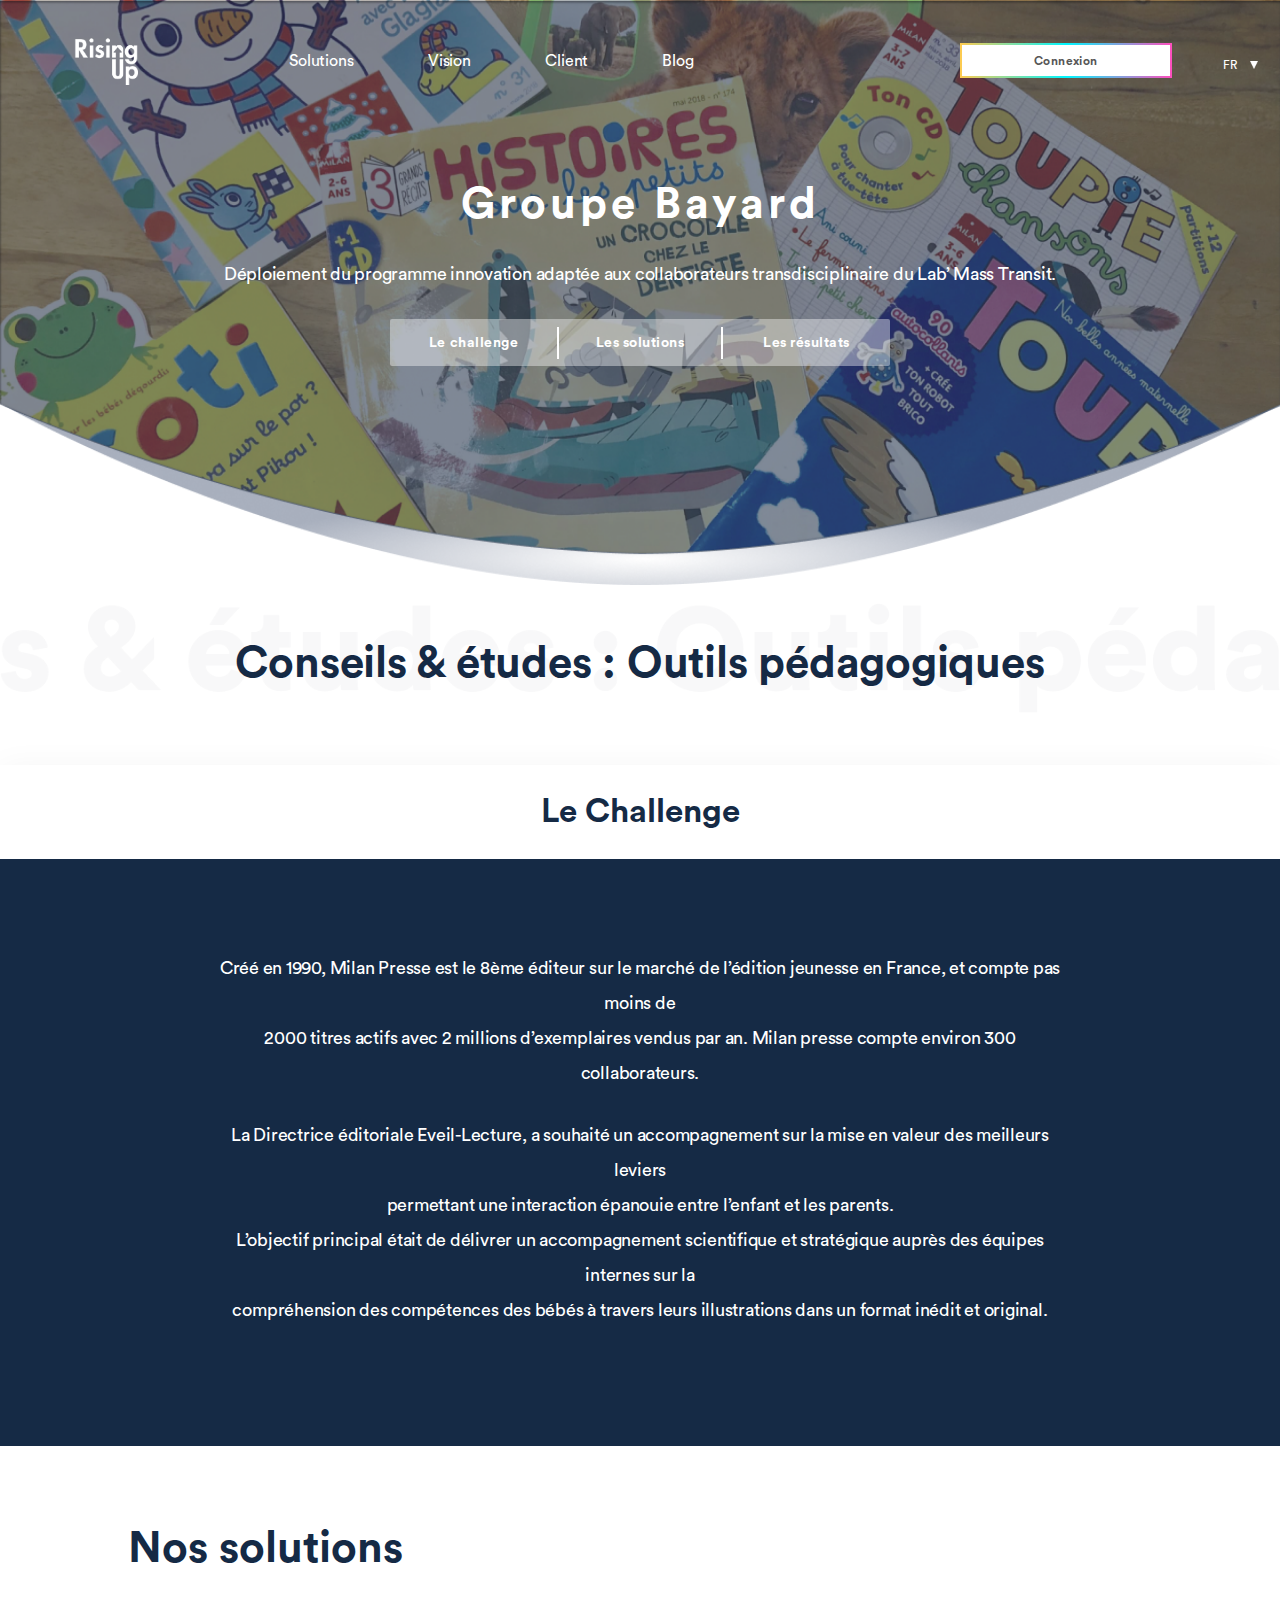
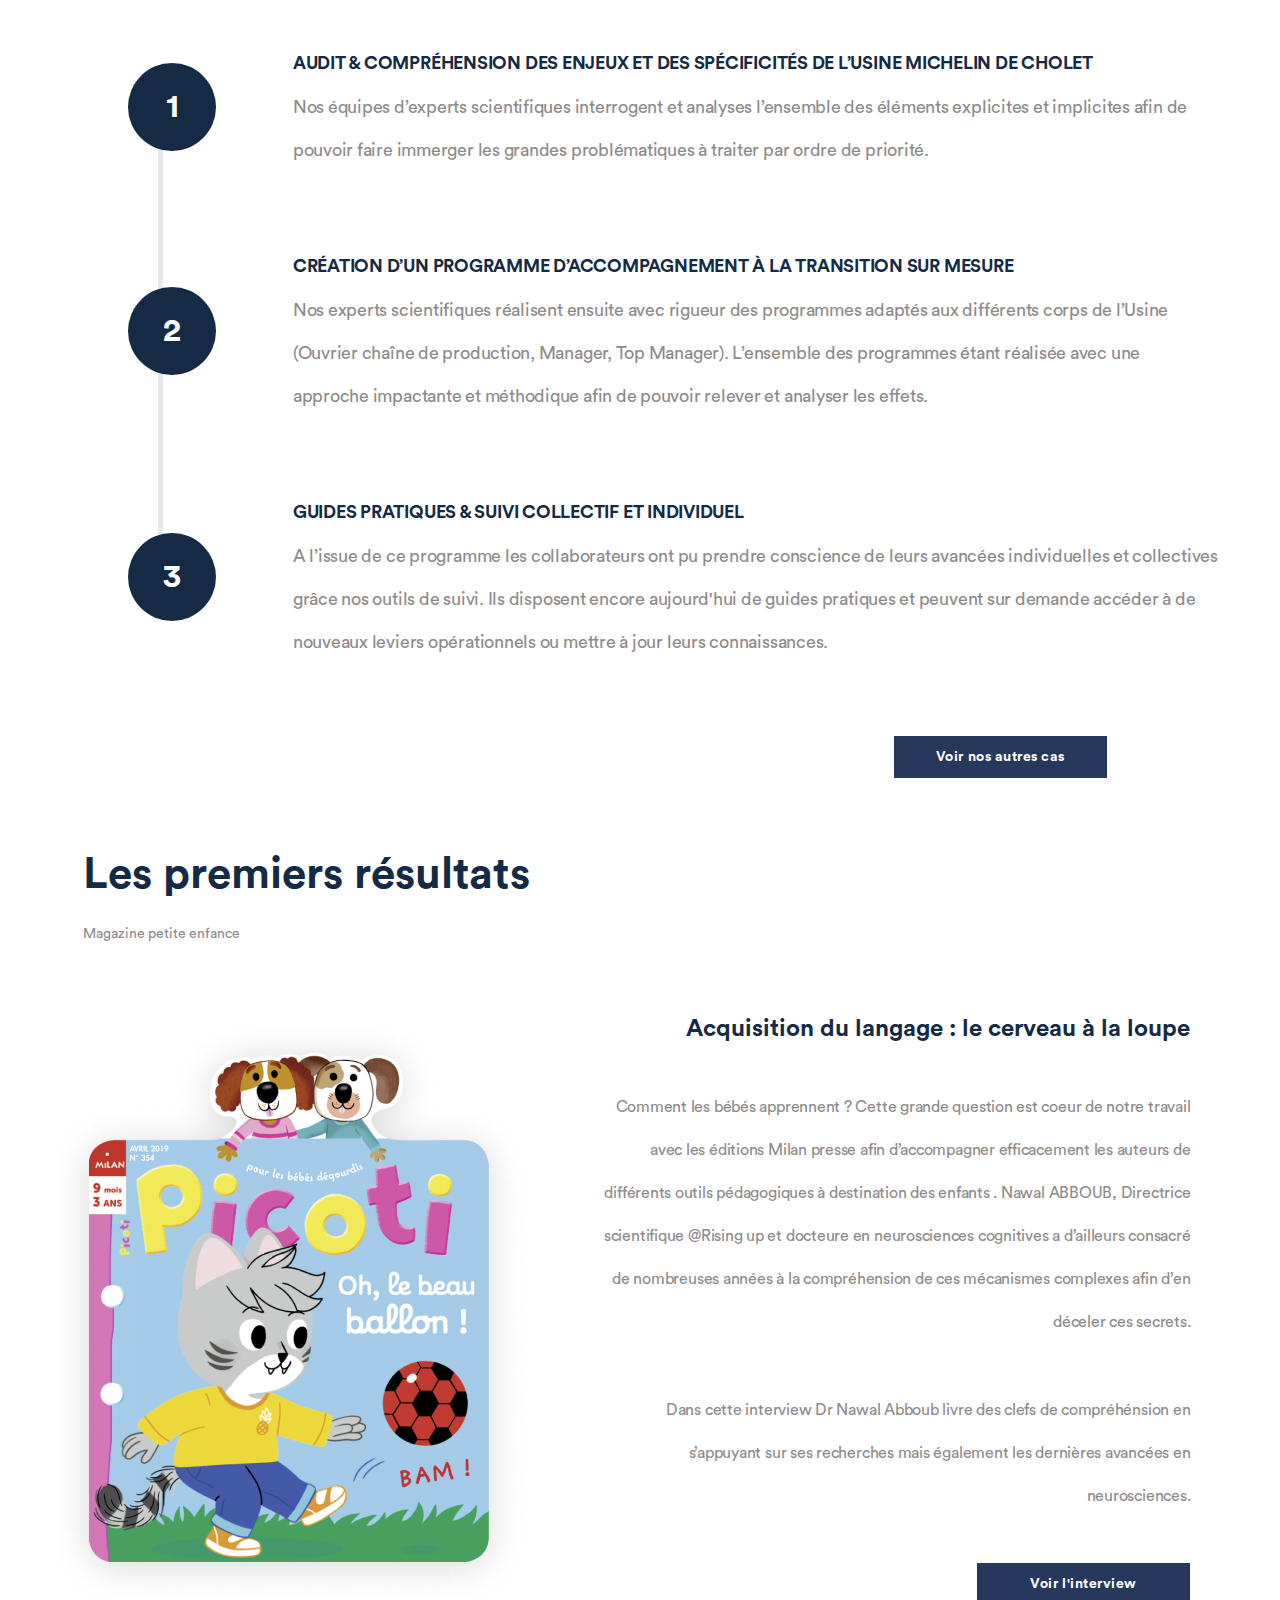
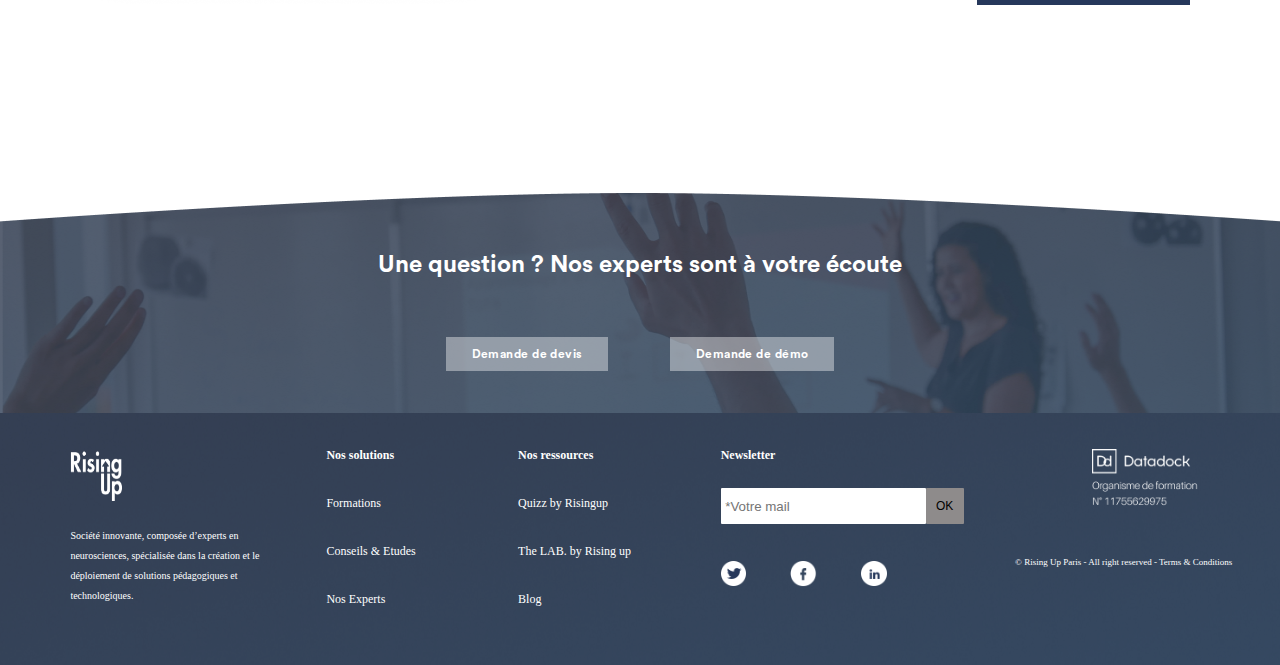
<file: bayard.html>
<!DOCTYPE html>
<html lang="en">
<head>
    <meta charset="UTF-8">
    <meta name="viewport" content="width=device-width, initial-scale=1.0">
    <meta http-equiv="X-UA-Compatible" content="ie=edge">
    <link rel="stylesheet" href="./src/css/styles.css">
    <script defer src="./src/js/script.js" type="text/javascript"></script>
    <link rel="stylesheet" href="./src/css/style-casclient.css">
    <link rel="stylesheet" href="./src/css/reset.css">
    <link rel="stylesheet" href="./src/css/fonts.css">
    <title>Document</title>
</head>
<body>
    <header class="bayard__header">
        <nav class="vision__nav">
            <div class="nav__one">
                <img class="vision__logo"src="./assets/img/Logo_white.png" alt="logo Rising up">
                <li>Solutions</li>
                <li>Vision</li>
                <li>Client</li>
                <li>Blog</li>
            </div>
            <div class="nav__two">
                <li class="two__connexion">Connexion</li>
                <div class="language">
                    <li class="two__language">FR</li>
                    <img class="two__triangle" src="./assets/img/Triangle.png" alt="triangle">
                </div>
            </div>
        </nav>
        <div class="michelin__container">
            <h1 class="michelin__header__title">Groupe Bayard</h1>
            <p class="michelin__header__text"> Déploiement du programme innovation adaptée aux collaborateurs transdisciplinaire du Lab’ Mass Transit.</p>
            <div class="michelin__header__table">
                <p onclick="myScrollTo('challenge');" class="table__text">Le challenge</p>
                <p onclick="myScrollTo('solutions');" class="table__challenge">Les solutions</p>
                <p onclick="myScrollTo('resultats');" class="table__text">Les résultats</p>
            </div>
        </div>
    </header>
    <main>
        <div class="michelin__statistics">
            <h2 class="statistics__title">Conseils & études : Outils pédagogiques</h2>
            <img class="bayard__statistics__absolute" src="./assets/img/text-bayard.png" alt="Conseils & études : Outils pédagogiques">
        </div>
        <div id="challenge" class="michelin__challenge">
            <div class="challenge__title">
                <h2>Le Challenge</h2>
            </div>
            <div class="challenge__container">
                <div class="container__text">
                    <p>Créé en 1990, Milan Presse est le 8ème éditeur sur le marché de l’édition jeunesse en France, et compte pas moins de</p>
                    <p>2000 titres actifs avec 2 millions d’exemplaires vendus par an. Milan presse compte environ 300 collaborateurs.</p>
                </div>
                <div class="container__text">
                    <p>La Directrice éditoriale Eveil-Lecture, a souhaité un accompagnement sur la mise en valeur des meilleurs leviers </p>
                    <p>permettant une interaction épanouie entre l’enfant et les parents.</p>
                    <p>L’objectif principal était de délivrer un accompagnement scientifique et stratégique auprès des équipes internes sur la</p>
                    <p>compréhension des compétences des bébés à travers leurs illustrations dans un format inédit et original. </p>
                </div>
            </div>
        </div>
        <div id="solutions" class="bayard__solutions">
            <h2 class="solutions__title">Nos solutions</h2>
            <div class="solutions__container">
                <div data-aos="zoom-in" class="solutions__cercle">1</div>
                <div class="solutions__container__text">
                    <h3 data-aos="fade-up" data-aos-delay="500" class="solutions__subtitle">Audit & Compréhension des enjeux et des spécificités de l’Usine Michelin de Cholet</h3>
                    <div data-aos="fade-up" data-aos-delay="500" class="solutions__text">
                        <p>Nos équipes d’experts scientifiques interrogent et analyses l’ensemble des éléments explicites et implicites afin de</p>
                        <p>pouvoir faire immerger les grandes problématiques à traiter par ordre de priorité.</p>
                    </div>
                </div>
            </div>
            <div data-aos="flip-down" data-aos-delay="750" data-aos-offset="300" class="bayard__solutions__trait--one"></div>
            <div class="solutions__container">
                <div data-aos="zoom-in" data-aos-delay="1000" class="solutions__cercle">2</div>
                <div class="solutions__container__text">
                    <h3 data-aos="fade-up" data-aos-delay="1500" class="solutions__subtitle">Création d’un programme d’accompagnement à la transition sur mesure </h3>
                    <div data-aos="fade-up" data-aos-delay="1500" class="solutions__text">
                        <p>Nos experts scientifiques réalisent ensuite avec rigueur des programmes adaptés aux différents corps de l’Usine</p>
                        <p>(Ouvrier chaîne de production, Manager, Top Manager). L’ensemble des programmes étant réalisée avec une</p>
                        <p>approche impactante et méthodique afin de pouvoir relever et analyser les effets.</p>
                    </div>
                </div>
            </div>
            <div data-aos="flip-down" data-aos-delay="1750" data-aos-offset="300" class="bayard__solutions__trait--two"></div>
            <div class="solutions__container">
                <div data-aos="zoom-in" data-aos-delay="2000" class="solutions__cercle">3</div>
                <div class="solutions__container__text">
                    <h3 data-aos="fade-up" data-aos-delay="2250" class="solutions__subtitle">Guides pratiques & Suivi collectif et individuel</h3>
                    <div data-aos="fade-up" data-aos-delay="2250" class="solutions__text">
                        <p>A l’issue de ce programme les collaborateurs ont pu prendre conscience de leurs avancées individuelles et collectives</p>
                        <p>grâce nos outils de suivi. Ils disposent encore aujourd'hui de guides pratiques et peuvent sur demande accéder à de</p>
                        <p>nouveaux leviers opérationnels ou mettre à jour leurs connaissances.</p>
                    </div>
                </div>
            </div>
            <div class="solutions__button--solution">
                <p>Voir nos autres cas</p>
            </div>
        </div>
        <section id="resultats" class="bayard__article">
            <div class="article__left">
                <div class="left__container">
                    <h2 class="left__title">Les premiers résultats</h2>
                    <p class="left__subtitle">Magazine petite enfance</p>
                </div>
            </div>
            <div class="bayard__article__describe">
                <div class="describe__picture">
                    <img class="picture__enfance"src="./assets/img/picture.png" alt="magazine petite enfance">
                </div>
                <div class="bayard__describle__text">
                    <h3 class="bayard__describe__title">Acquisition du langage : le cerveau à la loupe</h3>
                    <p class="bayard__describe__text">Comment les bébés apprennent ?  Cette grande question est coeur de notre travail avec les éditions Milan presse afin d’accompagner efficacement les auteurs de différents outils pédagogiques à destination des enfants . Nawal ABBOUB, Directrice scientifique @Rising up et docteure en neurosciences cognitives a d’ailleurs consacré de nombreuses années à la compréhension de ces mécanismes complexes afin d’en déceler ces secrets.</p>
                    <p class="bayard__describe__text">Dans cette interview Dr Nawal Abboub livre des clefs de compréhénsion en s’appuyant sur ses recherches mais également les dernières avancées en neurosciences.</p>
                    <div class="solutions__button">
                        <p>Voir l'interview</p>
                    </div>
                </div>
            </div>
        </section>
        <footer class="footer">
            <div class="footer__ask">
                <p class="ask__text">Une question ? Nos experts sont à votre écoute</p>
                <div class="footer__buttons">
                    <div class="footer__button">
                        <p class="button__text">Demande de devis</p>
                    </div>
                    <div class="footer__button">
                        <p class="button__text">Demande de démo</p>
                    </div>
                </div>
            </div>
            <footer class="articles__footer">
					<div class="footer__risingUp">
					  <img src="./assets/img/logowhite.png" alt="" class="footer__logo">
					  <p class="footer__risingUp__text">Société innovante, composée d’experts en neurosciences, spécialisée dans la création et le déploiement de solutions pédagogiques et technologiques.</p>
					</div>
					<div class="footer__solutions">
					  <p class="footer__solution--bold">Nos solutions</p>
					  <p class="footer__solution--light">Formations</p>
					  <p class="footer__solution--light">Conseils & Etudes</p>
					  <p class="footer__solution--light">Nos Experts</p>
					</div>
					<div class="footer__ressources">
					  <p class="footer__solution--bold">Nos ressources</p>
					  <p class="footer__solution--light">Quizz by Risingup</p>
					  <p class="footer__solution--light">The LAB. by Rising up</p>
					  <p class="footer__solution--light">Blog</p>
					</div>
					<div class="footer__newsletter">
					  <p class="footer__solution--bold">Newsletter</p>
					  <label for="footer__input"></label>
					  <input type="search" name="footer__input" placeholder="*Votre mail" class="footer__input" id="footer__input">
					  <button class="footer__input__button">OK</button>
					  <div class="footer__socials">
						<img src="./assets/img/footer-twitter.png" alt="" class="footer__social">
						<img src="./assets/img/footer-facebook.png" alt="" class="footer__social--facebook">
						<img src="./assets/img/footer-linkedin.png" alt="" class="footer__social">
					  </div>
					</div>
					<div class="footer__datas">
					  <img src="./assets/img/footer-datadock.png" alt="" class="footer__data__picture">
					  <p class="footer__data__text">© Rising Up Paris - All right reserved - Terms & Conditions</p>
					</div>
			</footer>
        </footer>
    </main>
    <script src="https://unpkg.com/aos@next/dist/aos.js"></script>
    <script>
      AOS . init ();
    </script>
</body>
</html>
</file>
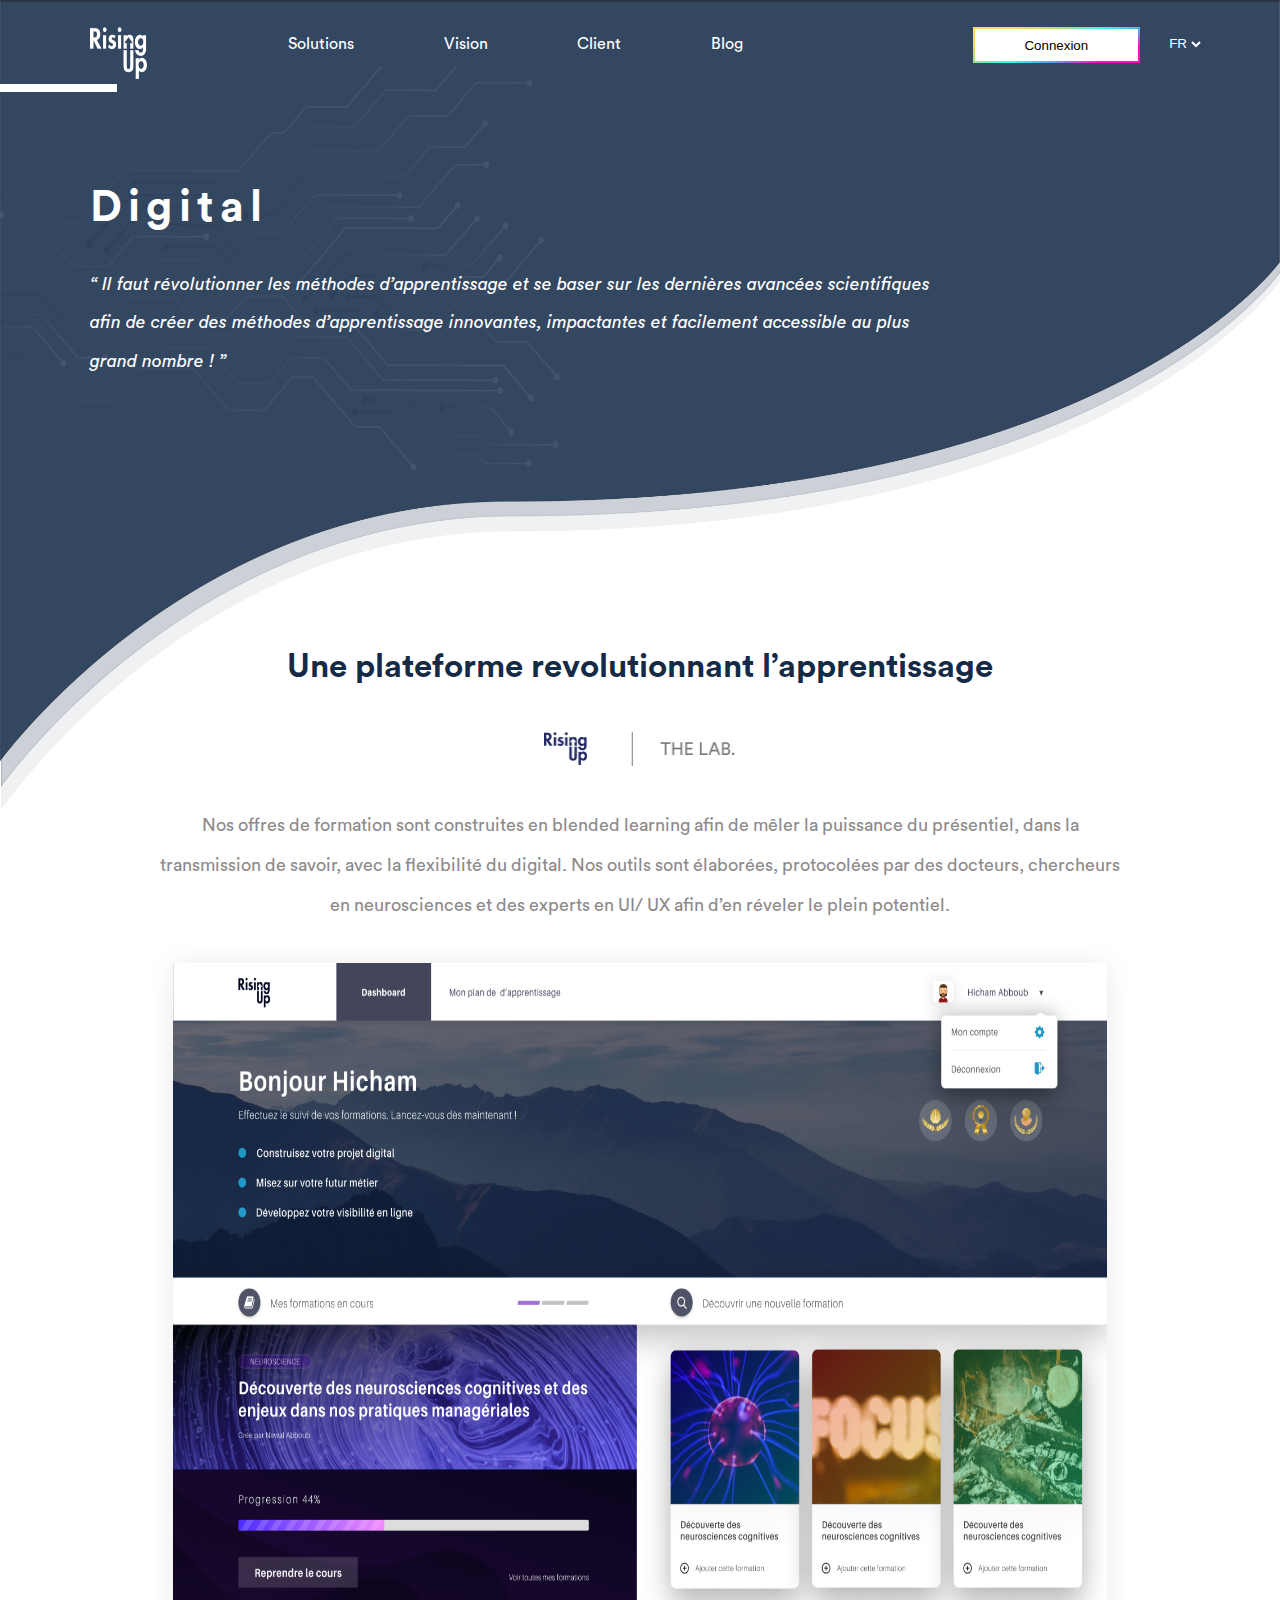
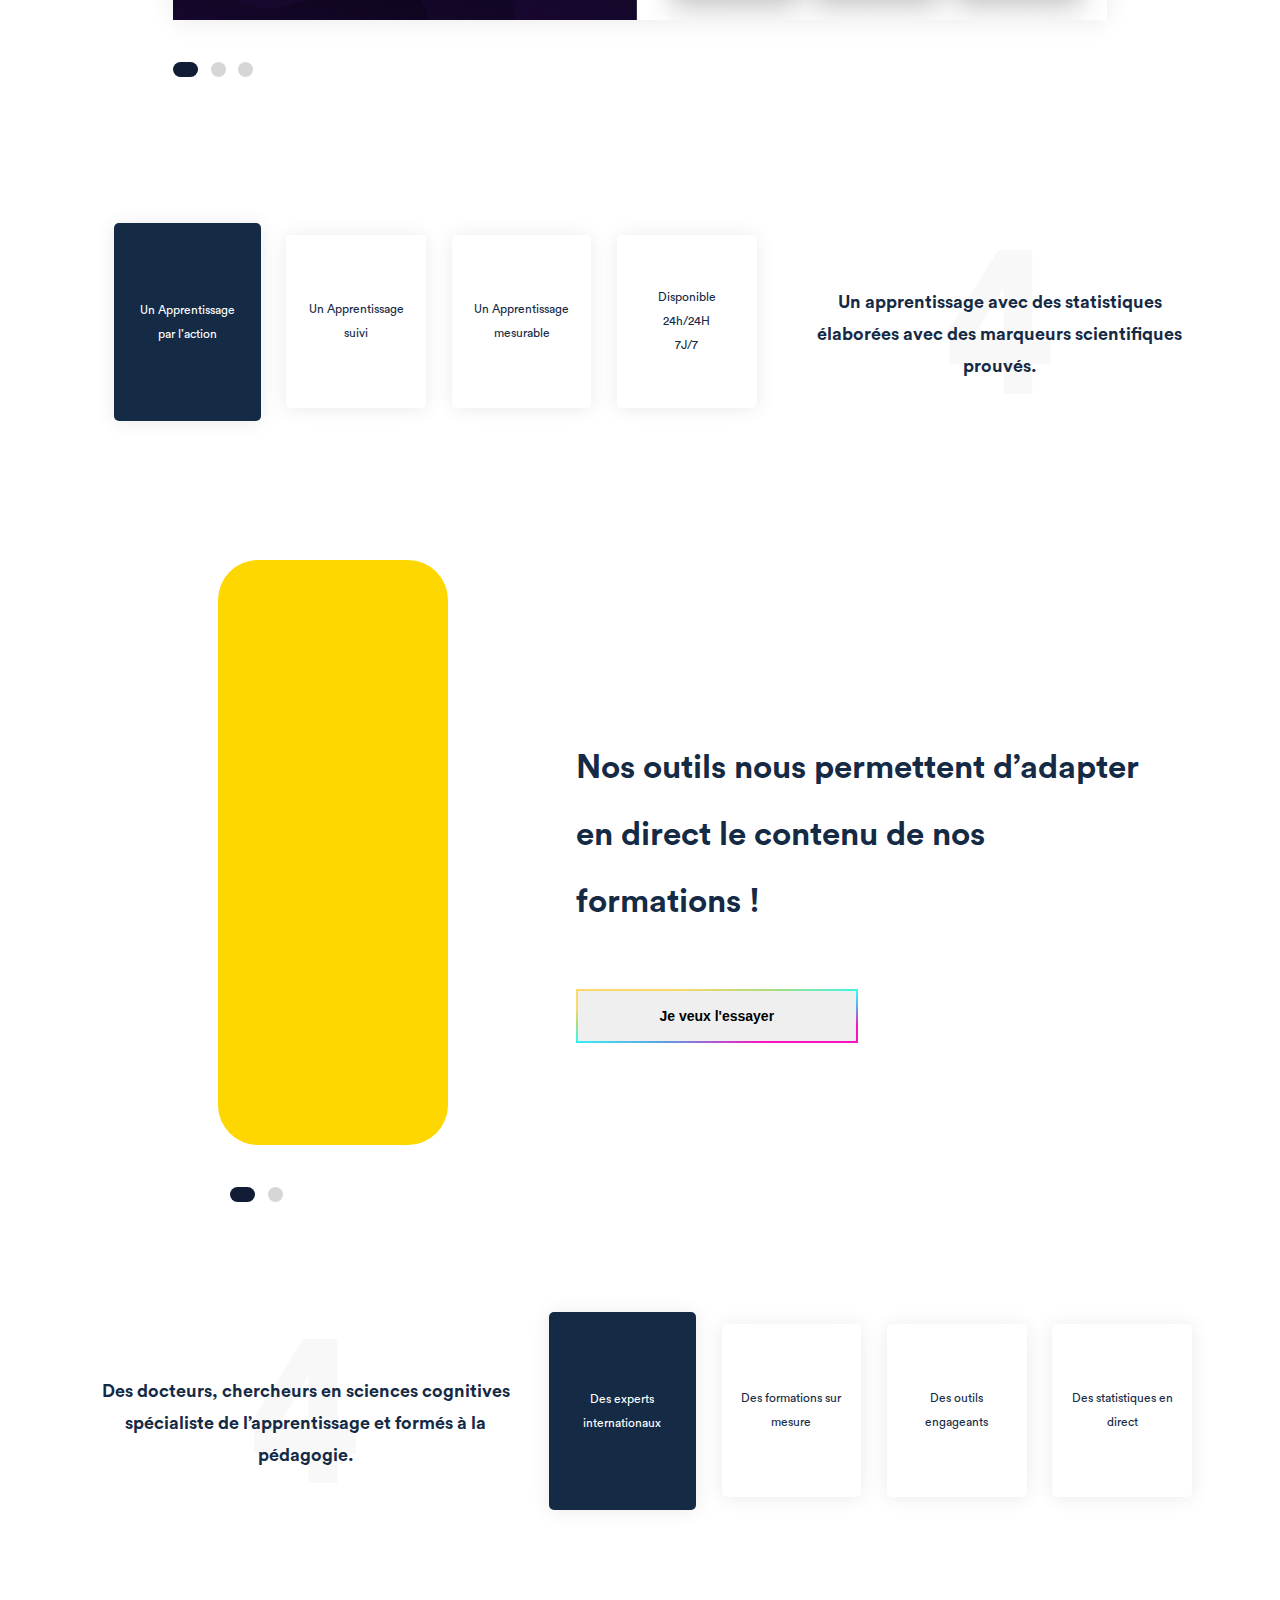
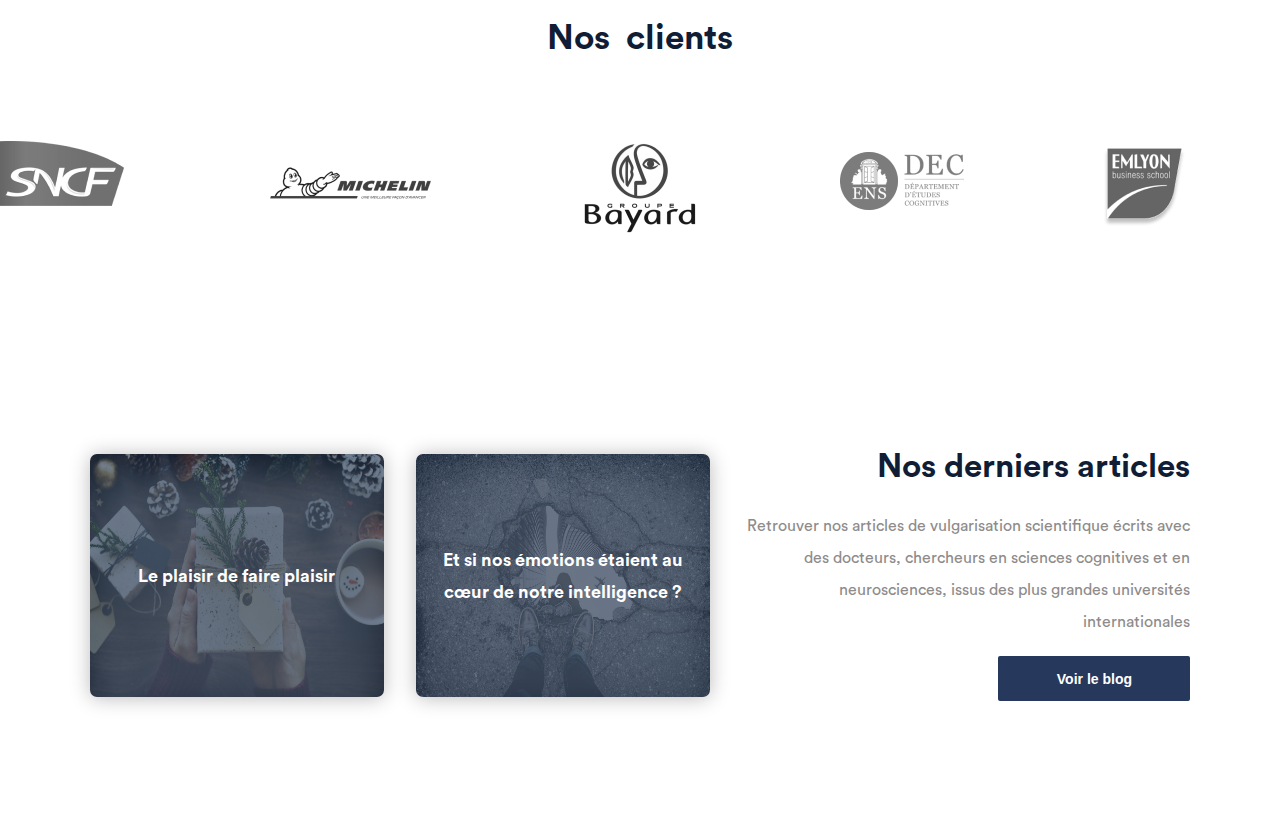
<file: digital.html>
<!DOCTYPE html>
<html lang="en">

<head>
  <meta charset="UTF-8">
  <meta name="viewport" content="width=device-width, initial-scale=1.0">
  <meta http-equiv="X-UA-Compatible" content="ie=edge">
  <link rel="stylesheet" href="./src/css/styles.css">
  <script defer src="./src/js/digital.js" charset="utf-8"></script>
  <title>Digital</title>
</head>

<body>
  <header class="header__digital">
    <div class="home__nav">
      <img src="./assets/img/logo_risingUp_white.png" alt="logo Rising Up blanc" class="header__logo">
      <nav class="nav__href">
        <a class="href" href="">Solutions</a>
        <a class="href" href="">Vision</a>
        <a class="href" href="">Client</a>
        <a class="href" href="">Blog</a>
      </nav>
      <button class="nav__connexion">Connexion</button>
      <select class="language" name="language" id="language">
        <option value="fr">FR</option>
        <option value="en">EN</option>
      </select>
    </div>
    <img src="./assets/img/underline.png" alt="" class="underline--solutions">
    <h1 class="header__title">Digital</h1>
    <p class="header__text--digital">“ Il faut révolutionner les méthodes d’apprentissage et se baser sur les dernières avancées scientifiques afin de créer des méthodes d’apprentissage innovantes, impactantes et facilement accessible au plus grand
      nombre ! ”</p>
    <h3 class="digital__know">Une plateforme revolutionnant l’apprentissage</h3>
    <img src="./assets/img/logo+lab.png" alt="" class="know__picture">
    <p class="know__text">Nos offres de formation sont construites en blended learning afin de mêler la puissance du présentiel, dans la transmission de savoir, avec la flexibilité du digital. Nos outils sont élaborées, protocolées par des docteurs,
      chercheurs en neurosciences et des experts en UI/ UX afin d’en réveler le plein potentiel.</p>
  </header>

  <main>
    <div class="screen__dashboard"></div>
    <div class="screen__filter" id="screen__filter"></div>
    <button class="screen__button" id="screen__button">Je veux tester !</button>
    <div class="slider__puces">
      <div class="puce--active"></div>
      <div class="puce"></div>
      <div class="puce"></div>
    </div>
    <section class="apprenticeship">
      <div class="apprenticeship__wallets">
        <div id="wallet--one" class="wallet wallet--active">
          <p class="wallet__text">Un Apprentissage par l’action</p>
        </div>
        <div id="wallet--two" class="wallet">
          <p class="wallet__text">Un Apprentissage suivi</p>
        </div>
        <div id="wallet--three" class="wallet">
          <p class="wallet__text">Un Apprentissage mesurable</p>
        </div>
        <div id="wallet--four" class="wallet">
          <p class="wallet__text text--litle">Disponible 24h/24H 7J/7</p>
        </div>
      </div>
      <p class="apprenticeship__text">Un apprentissage avec des statistiques élaborées avec des marqueurs scientifiques prouvés.</p>
    </section>
    <section class="mobile">
      <div class="mobile__visuel">
        <div class="mobile__picture"></div>
        <div class="slider__puces--litle">
          <div class="puce--active"></div>
          <div class="puce"></div>
        </div>
      </div>
      <div class="mobile__info">
        <p class="mobile__text">Nos outils nous permettent d’adapter en direct le contenu de nos formations !</p>
        <button class="mobile__button">Je veux l'essayer</button>
      </div>
    </section>
    <section class="apprenticeship">
      <p class="apprenticeship__text--left">Des docteurs, chercheurs en sciences cognitives spécialiste de l’apprentissage et formés à la pédagogie.</p>
      <div class="apprenticeship__wallets--right">
        <div class="wallet wallet--active">
          <p class="wallet__text">Des experts internationaux</p>
        </div>
        <div class="wallet">
          <p class="wallet__text">Des formations sur mesure</p>
        </div>
        <div class="wallet">
          <p class="wallet__text">Des outils engageants</p>
        </div>
        <div class="wallet">
          <p class="wallet__text">Des statistiques en direct </p>
        </div>
      </div>
    </section>
    <section class="home__customer">
      <h5 class="customer__title">Nos clients</h5>
      <div class="tech-slideshow--bw">
        <div class="mover-1"></div>
      </div>
    </section>

    <section class="article">
      <div class="article__card">
        <div class="card__one">
          <p class="one__text">Le plaisir de faire plaisir</p>
        </div>
        <div class="card__two">
          <p class="one__text">Et si nos émotions étaient au cœur de notre intelligence ?</p>
        </div>
      </div>
      <div class="article__describe">
        <h3 class="describe__title">Nos derniers articles</h3>
        <p class="describe__text">Retrouver nos articles de vulgarisation scientifique écrits avec des docteurs, chercheurs en sciences cognitives et en neurosciences, issus des plus grandes universités internationales</p>
        <button class="describe__button">Voir le blog</button>
      </div>
    </section>
  </main>

</body>

</html>
</file>
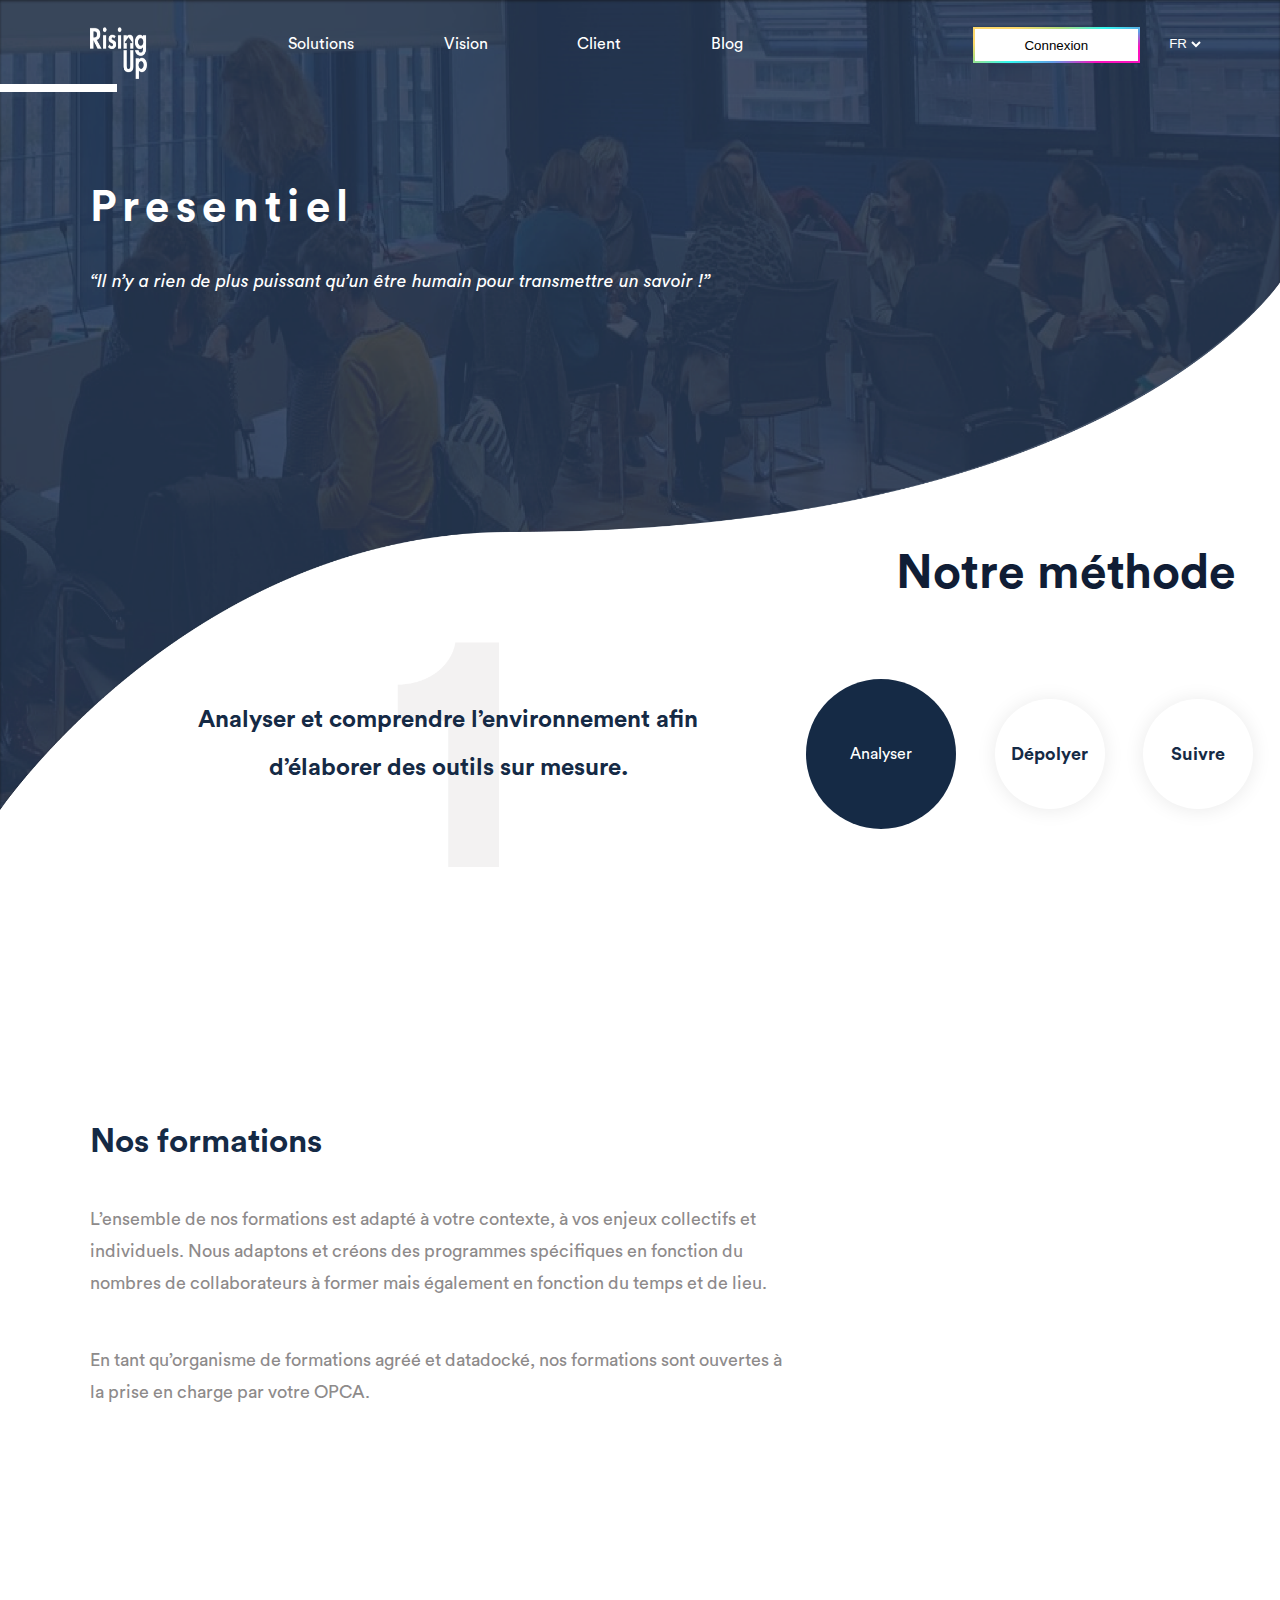
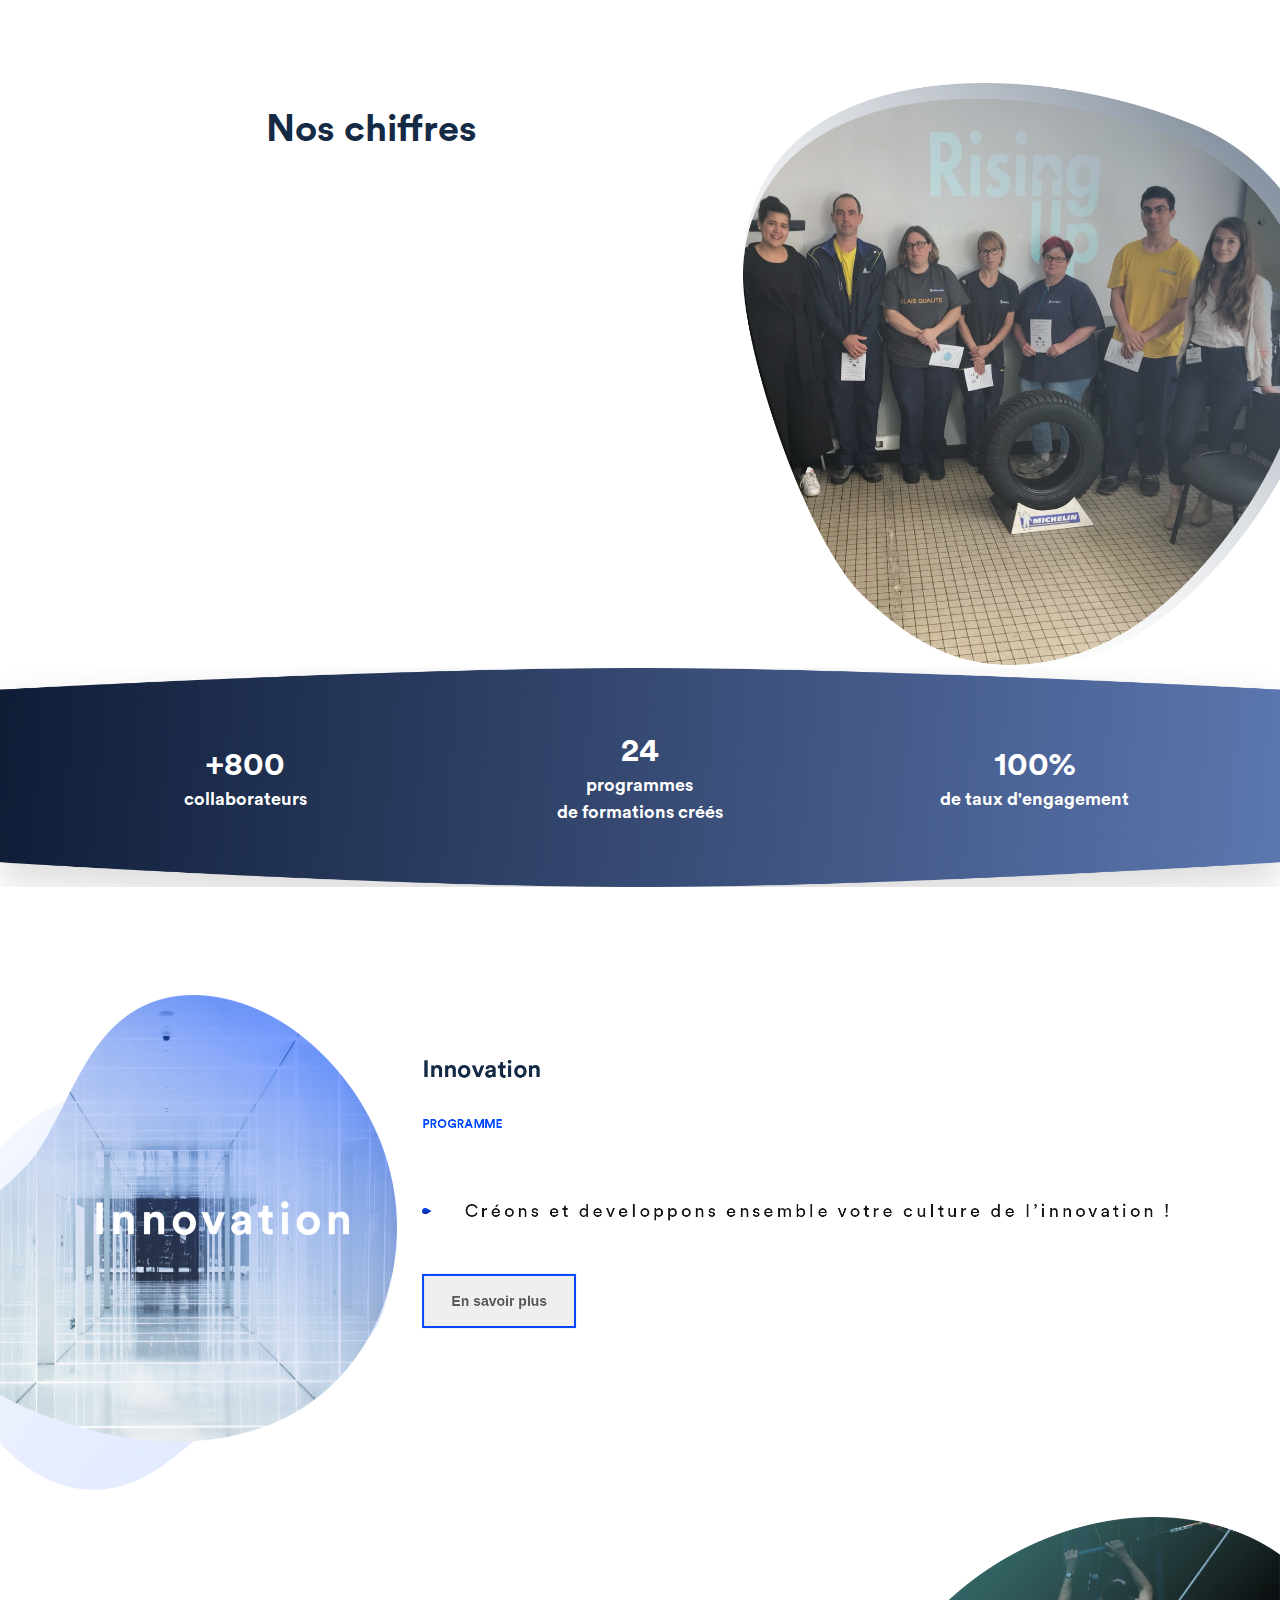
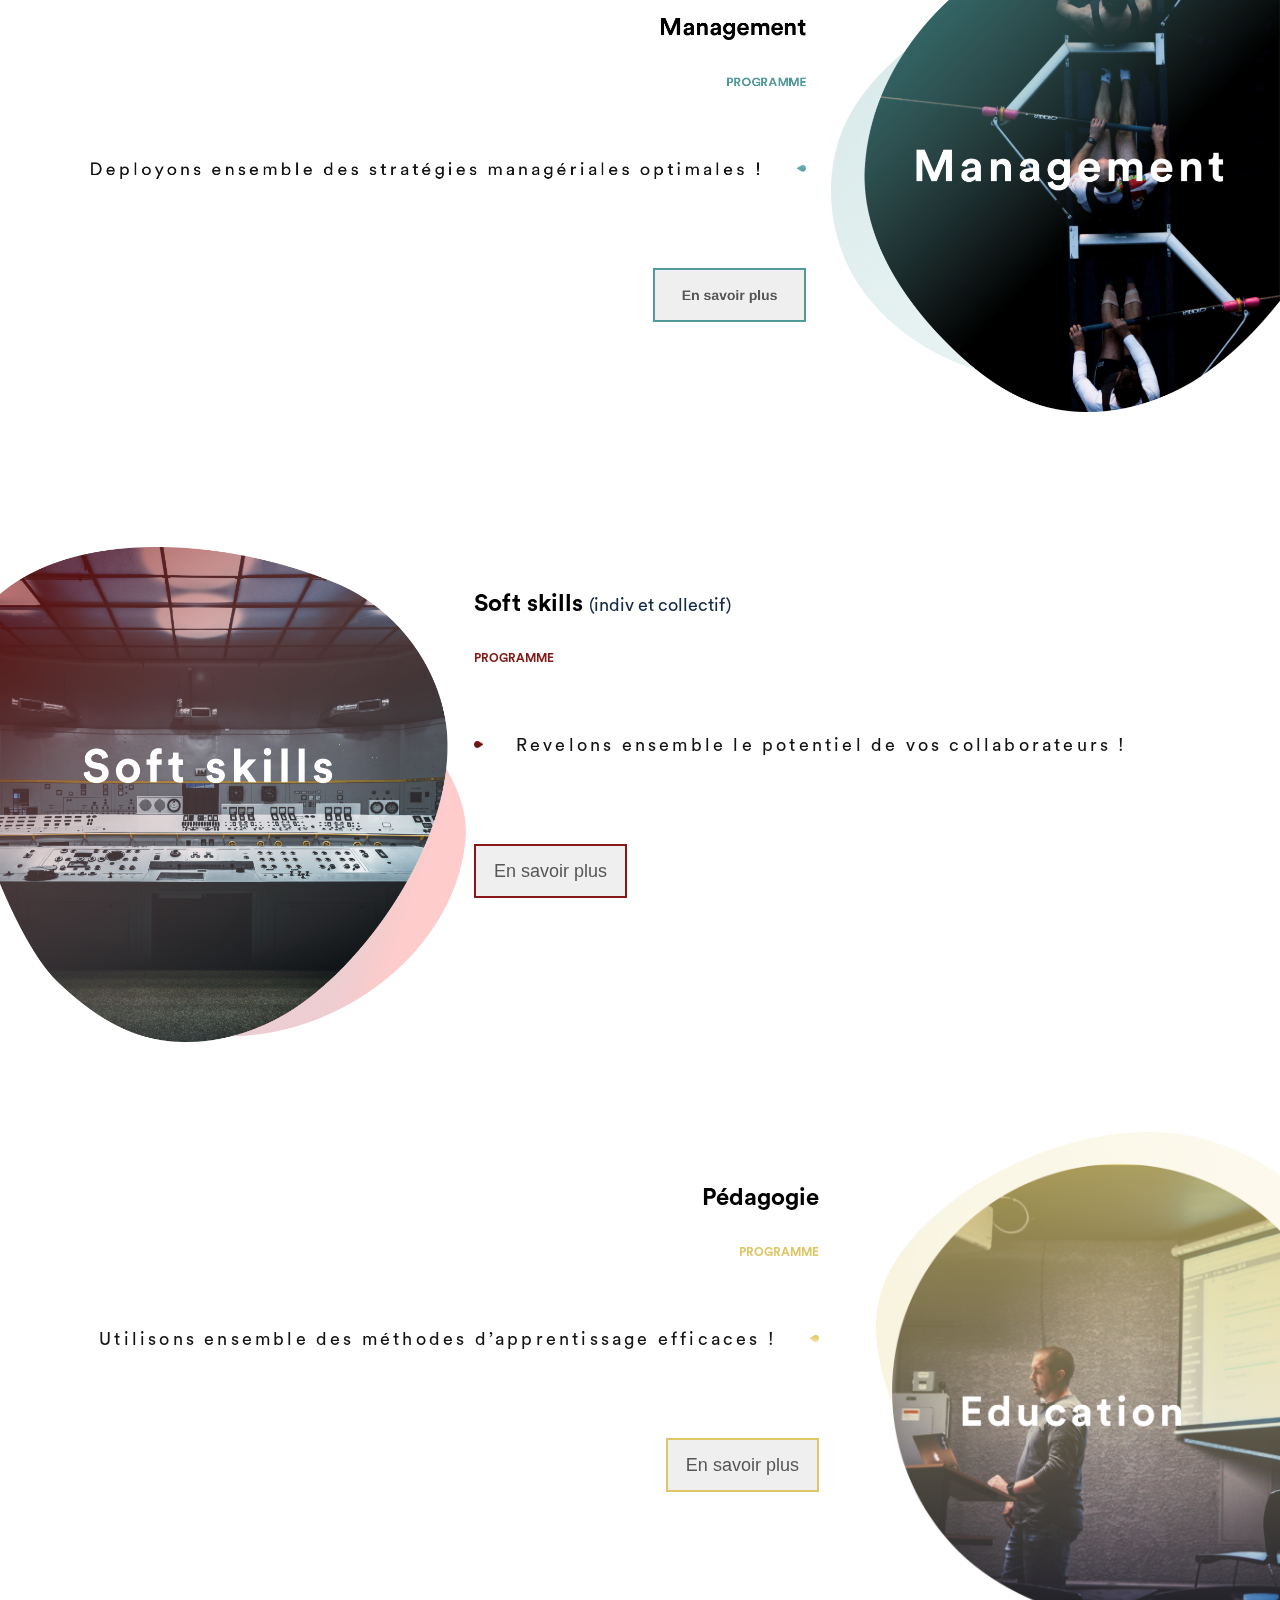
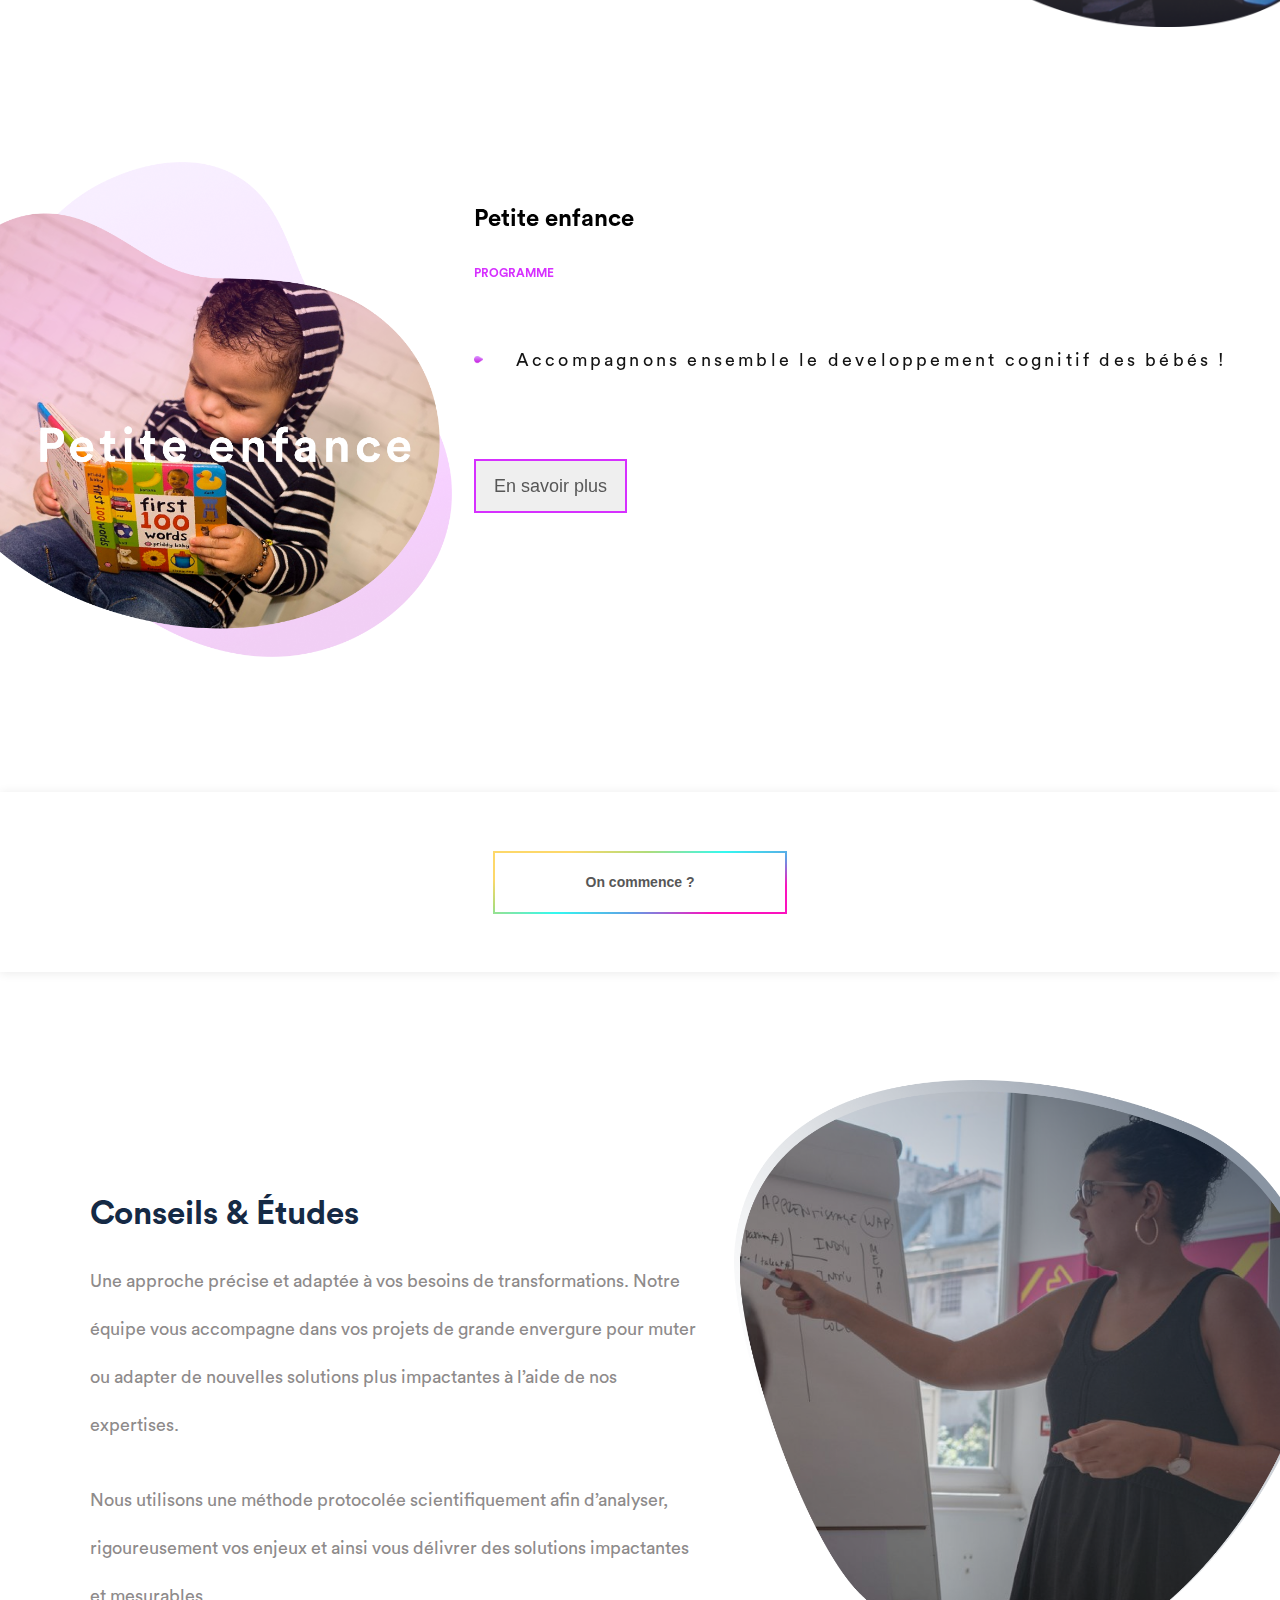
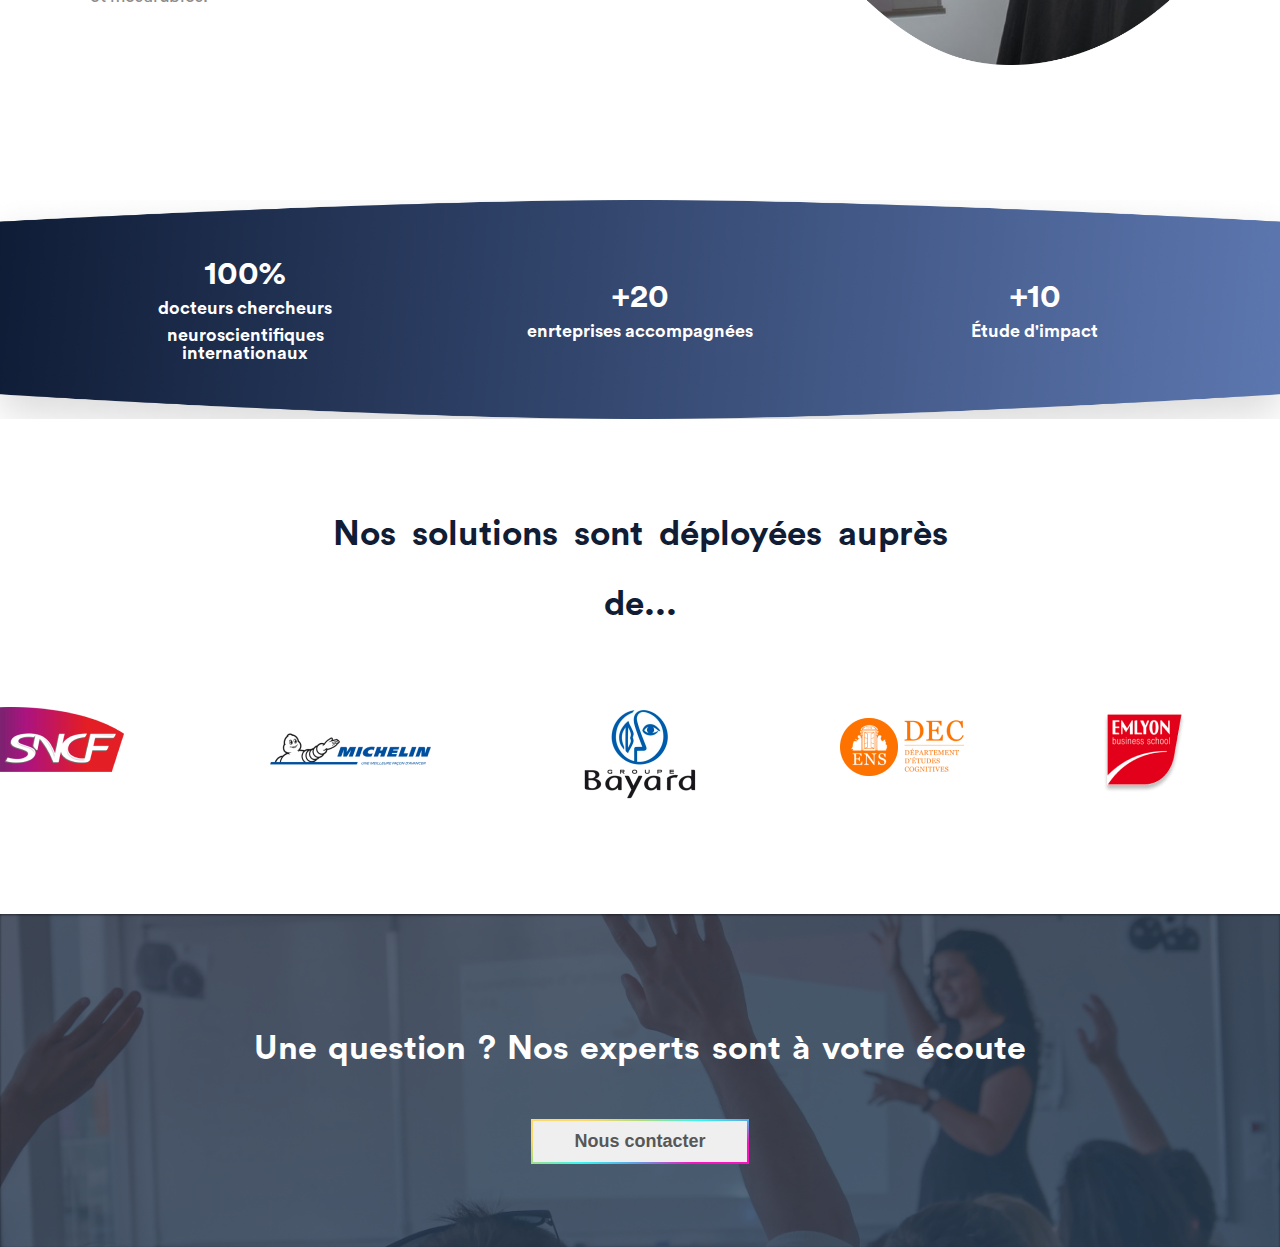
<file: presentiel.html>
<!DOCTYPE html>
<html lang="fr">

<head>
  <meta charset="UTF-8">
  <meta name="viewport" content="width=device-width, initial-scale=1.0">
  <meta http-equiv="X-UA-Compatible" content="ie=edge">
  <link rel="stylesheet" href="src/css/styles.css">
  <script defer src="./src/js/presentiel.js" charset="utf-8"></script>
  <title>Presentiel</title>
</head>

<body>
  <header class="header__presentiel">
    <div class="home__nav">
      <img src="./assets/img/logo_risingUp_white.png" alt="logo Rising Up blanc" class="header__logo">
      <nav class="nav__href">
        <a class="href" href="">Solutions</a>
        <a class="href" href="">Vision</a>
        <a class="href" href="">Client</a>
        <a class="href" href="">Blog</a>
      </nav>
      <button class="nav__connexion">Connexion</button>
      <select class="language" name="language" id="language">
        <option value="fr">FR</option>
        <option value="en">EN</option>
      </select>
    </div>
    <img src="./assets/img/underline.png" alt="" class="underline--solutions">
    <h1 class="header__title">Presentiel</h1>
    <p class="header__text">“Il n’y a rien de plus puissant qu’un être humain pour transmettre un savoir !”</p>
    <h3 class="method__title">Notre méthode</h3>
    <div class="method">
      <p id="analystic__text" class="analystic__text">Analyser et comprendre l’environnement afin d’élaborer des outils sur mesure.</p>
      <p id="analystic__text--two" class="analystic__text--none">Déployer ces outils à travers l’apprentissage par l’action et les mises en situation</p>
      <p id="analystic__text--three" class="analystic__text--none">Suivre et mesurer l’impact de ces solutions à l’aide de solutions technologiques uniques à la pointe des dernières avancées scientifiques.</p>
      <div class="bubbles">
        <div id="bubble--one" class="bubble--active">
          <p class="bubble__text">Analyser</p>
        </div>
        <div id="bubble--two" class="bubble">
          <p class="bubble__text">Dépolyer</p>
        </div>
        <div id="bubble--three" class="bubble">
          <p class="bubble__text">Suivre</p>
        </div>
      </div>
    </div>
  </header>

  <main>
    <div class="anti--float">
      <section class="presentiel__coaching">
        <h3 class="coaching__title">Nos formations</h3>
        <p class="coaching__text">L’ensemble de nos formations est adapté à votre contexte, à vos enjeux collectifs et individuels. Nous adaptons et créons des programmes spécifiques en fonction du nombres de collaborateurs à former mais également en
          fonction du temps et de lieu.</p>
        <p class="coaching__text">En tant qu’organisme de formations agréé et datadocké, nos formations sont ouvertes à la prise en charge par votre OPCA.</p>
      </section>
      <img class="coaching__picture" src="./assets/img/michelin_team.png" alt="photo de groupe équipe Michelin">
    </div>
    <h3 class="header__number">Nos chiffres</h3>
    <section class="numbers">
      <div class="number">
        <h4 class="number__title number--marginl">+800</h4>
        <p class="number__text number--marginl">collaborateurs</p>
      </div>
      <div class="number">
        <h4 class="number__title">24</h4>
        <p class="number__text">programmes</p>
        <p class="number__text">de formations créés</p>
      </div>
      <div class="number">
        <h4 class="number__title number--marginr">100%</h4>
        <p class="number__text number--marginr">de taux d'engagement</p>
      </div>
    </section>
    <section class="subjects">
      <div class="innovation__hover" id="innovation__hover">
        <img class="innovation__picture" id="innovation__picture" src="./assets/img/innovation.png" alt="">
        <div class="innovation" id="innovation">
          <h4 class="innovation__title" id="innovation__title">Innovation</h4>
          <p class="innovation__summary" id="innovation__summary">PROGRAMME</p>
          <p class="innovation__catchphrase" id="innovation__catchphrase"><img src="./assets/img/puce_blue.png" alt="" class="puce--left">Créons et developpons ensemble votre culture de l’innovation !</p>
          <ul class="innovation__list" id="innovation__list">
            <li class="innovation__item"><img src="./assets/img/puce_blue.png" alt="" class="puce--left">Comment créer et développer une culture de l’innovation ?</li>
            <li class="innovation__item"><img src="./assets/img/puce_blue.png" alt="" class="puce--left">Comment booster son potentiel d’innovation ?</li>
            <li class="innovation__item"><img src="./assets/img/puce_blue.png" alt="" class="puce--left">Comment piloter l’innovation ?</li>
          </ul>
          <p class="innovation__number" id="innovation__number">01<span class="innovation__total">/05</span></p>
          <button class="innovation__button" id="innovation__button">En savoir plus</button>
        </div>
      </div>
      <div class="management__hover" id="management__hover">
        <img src="./assets/img/management.png" alt="" class="management__picture">
        <div class="management" id="management">
          <h4 class="management__title" id="management__title">Management</h4>
          <p class="management__summary" id="management__summary">PROGRAMME</p>
          <p class="management__catchphrase" id="management__catchphrase">Deployons ensemble des stratégies managériales optimales !<img src="./assets/img/puce_green.png" alt="" class="puce--right"></p>
          <ul class="management__list" id="management__list">
            <li class="management__item" id="management__item">Comment booster son management d’équipe ?<img src="./assets/img/puce_green.png" alt="" class="puce--right"></li>
            <li class="management__item" id="management__item">Comment booster sa communication d’équipe ?<img src="./assets/img/puce_green.png" alt="" class="puce--right"></li>
            <li class="management__item" id="management__item">Comment manager le changement ?<img src="./assets/img/puce_green.png" alt="" class="puce--right"></li>
          </ul>
          <p class="management__number" id="management__number">02<span class="management__total">/05</span></p>
          <button class="management__button" id="management__button">En savoir plus</button>
        </div>
      </div>
      <div class="skills__hover" id="skills__hover">
        <img src="./assets/img/skills.png" alt="" class="skills__picture">
        <div class="skills" id="skills">
          <h4 class="skills__title">Soft skills <span class="skills__title--pth">(indiv et collectif)</span></h4>
          <p class="skills__summary">PROGRAMME</p>
          <p class="skills__catchphrase" id="skills__catchphrase"><img src="./assets/img/puce_red.png" alt="" class="puce--left">Revelons ensemble le potentiel de vos collaborateurs !<p>
          <ul class="skills__list" id="skills__list">
            <li class="skills__item"><img src="./assets/img/puce_red.png" alt="" class="puce--left">Comment développer et améliorer sa flexibilité et son agilité ?</li>
            <li class="skills__item"><img src="./assets/img/puce_red.png" alt="" class="puce--left">Comment gérer son stress et optimiser son bien être au travail ?</li>
            <li class="skills__item"><img src="./assets/img/puce_red.png" alt="" class="puce--left">Comment maitriser son attention et sa concentration ?</li>
          </ul>
          <p class="skills__number" id="skills__number">03<span class="skills__total">/05</span></p>
          <button class="skills__button">En savoir plus</button>
        </div>
      </div>
      <div class="pedagogie__hover" id="pedagogie__hover">
        <img src="./assets/img/pedagogie.png" alt="" class="pedagogie__picture">
        <div class="pedagogie" id="pedagogie">
          <h4 class="pedagogie__title">Pédagogie</h4>
          <p class="pedagogie__summary">PROGRAMME</p>
            <p class="pedagogie__catchphrase" id="pedagogie__catchphrase">Utilisons ensemble des méthodes d’apprentissage efficaces !<img src="./assets/img/puce_yellow.png" alt="" class="puce--right"><p>
          <ul class="pedagogie__list" id="pedagogie__list">
            <li class="pedagogie__item">Comment améliorer ses méthodes d’apprentissage ?<img src="./assets/img/puce_yellow.png" alt="" class="puce--right"></li>
            <li class="pedagogie__item">Comment piloter son parcours pédagogique ?<img src="./assets/img/puce_yellow.png" alt="" class="puce--right"></li>
            <li class="pedagogie__item">Comment comprendre et traiter les sources d’informations fiables ?<img src="./assets/img/puce_yellow.png" alt="" class="puce--right"></li>
          </ul>
          <p class="pedagogie__number" id="pedagogie__number">04<span class="pedagogie__total">/05</span></p>
          <button class="pedagogie__button">En savoir plus</button>
        </div>
      </div>
      <div class="enfance__hover" id="enfance__hover">
        <img src="./assets/img/enfance.png" alt="" class="enfance__picture">
        <div class="enfance" id="enfance">
          <h4 class="enfance__title">Petite enfance</h4>
          <p class="enfance__summary">PROGRAMME</p>
          <p class="enfance__catchphrase" id="enfance__catchphrase"><img src="./assets/img/puce_purple.png" alt="" class="puce--left">Accompagnons ensemble le developpement cognitif des bébés !<p>
          <ul class="enfance__list" id="enfance__list">
            <li class="enfance__item"><img src="./assets/img/puce_purple.png" alt="" class="puce--left">Comment accompagner les bébés à l’éveil au langage ?</li>
            <li class="enfance__item"><img src="./assets/img/puce_purple.png" alt="" class="puce--left">Comment soutenir le développement du bilinguisme chez les bébés ?</li>
            <li class="enfance__item"><img src="./assets/img/puce_purple.png" alt="" class="puce--left">Comment développer la sensori-motricité chez les bébés ?</li>
            <li class="enfance__item"><img src="./assets/img/puce_purple.png" alt="" class="puce--left">Comment développer la curiosité des bébés ?</li>
          </ul>
          <p class="enfance__number" id="enfance__number">05<span class="enfance__total">/05</span></p>
          <button class="enfance__button">En savoir plus</button>
        </div>
      </div>
    </section>
    <section class="home__start">
      <button class="start__button">On commence ?</button>
    </section>
    <section class="advice">
      <h2 class="advice__title">Conseils & Études</h2>
      <p class="advice__text">Une approche précise et adaptée à vos besoins de transformations. Notre équipe vous accompagne dans vos projets de grande envergure pour muter ou adapter de nouvelles solutions plus impactantes à l’aide de nos
        expertises.</p>
      <p class="advice__text">Nous utilisons une méthode protocolée scientifiquement afin d’analyser, rigoureusement vos enjeux et ainsi vous délivrer des solutions impactantes et mesurables.</p>
    </section>
    <img src="./assets/img/advice.png" alt="" class="advice__picture">
    <section class="numbers">
      <div class="number">
        <h4 class="number__title number--marginl">100%</h4>
        <p class="number__text number--marginl">docteurs chercheurs</p>
        <p class="number__text number--marginl">neuroscientifiques internationaux</p>
      </div>
      <div class="number">
        <h4 class="number__title">+20</h4>
        <p class="number__text">enrteprises accompagnées</p>
      </div>
      <div class="number">
        <h4 class="number__title number--marginr">+10</h4>
        <p class="number__text number--marginr">Étude d'impact</p>
      </div>
    </section>
    <section class="home__customer">
      <h5 class="customer__title">Nos solutions sont déployées auprès de...</h5>
      <div class="tech-slideshow">
        <div class="mover-1"></div>
      </div>
    </section>
    </section>
    <section class="home__contact">
      <h4 class="contact__title">Une question ? Nos experts sont à votre écoute</h4>
      <button class="contact__boutton">Nous contacter</button>
    </section>
  </main>
</body>

</html>
</file>
<file: src/css/style-casclient.css>
html{
    font-family:'Circular', sans-serif;
    font-weight:normal;
}
body{
    overflow-x:hidden;
}
.vision__header{
    background-image: url("../../assets/img/background-michelin.png");
    background-size: 100vw 65vh;
    width: 100vw;
    height: 66vh;
    background-repeat: no-repeat;
}
.sncf__header{
    background-image: url("../../assets/img/background-sncf.png");
    background-size: 100vw 65vh;
    width: 100vw;
    height: 66vh;
    background-repeat: no-repeat;
}
.bayard__header{
    background-image: url("../../assets/img/background-bayard.png");
    background-size: 100vw 65vh;
    width: 100vw;
    height: 66vh;
    background-repeat: no-repeat;
}
.vision__nav{
    display:flex;
    list-style: none;
    color:white;
    padding-top: 4vh;
}
.nav__one{
    display: flex;
    width: 60vw;
    justify-content: space-evenly;
    align-items:center;
    margin-right: 15vw;
    font-family: "Circular", sans-serif;
    font-weight:lighter;
    font-size:16px;
    letter-spacing:-0.14px;
}
.nav__two{
    display:flex;
    align-items: center;
}
.language{
  display: flex;
  align-items: center;
}
.two__connexion{
    display: flex;
    justify-content: center;
    align-items: center;
    background-color:white;
    color:#575757;
    border-radius: 1px;
    width: 23.5vh;
    height: 3.8vh;
    border: 2px solid;
    border-image-source: linear-gradient(to right, #FDCB50,#00F6FE,#FE4FBE);
    border-image-slice: 1;
    margin-right:2vw;
    font-family: "Circular", sans-serif;
    font-weight:bolder;
    font-size:12px;
    letter-spacing:0.44px;
    line-height:40px;
}
.two__language{
    margin-right:1vw;
    font-family: "Circular", sans-serif;
    font-weight:lighter;
    font-size:12px;
    letter-spacing:0.44px;
    line-height:40px;
}
.two__triangle{
    width: 8px;
}
.vision__logo{
    width: 5vw;
    margin-right: 6vw;
    align-items: center;
}
.michelin__header__title{
    font-family: "Circular", sans-serif;
    font-weight:bold;
    font-size:44px;
    line-height:59px;
    letter-spacing:4px;
    color:#FFFFFF;
    margin-bottom: 2.5vh;
}
.michelin__header__text{
    font-family: "Circular", sans-serif;
    font-weight:lighter;
    font-size:18px;
    line-height:35px;
    letter-spacing:-0.23px;
    color:#FFFFFF;
    margin-bottom: 3vh;
}
.michelin__header__table{
    font-family: "Circular", sans-serif;
    font-weight:bolder;
    font-size:14px;
    line-height:32px;
    letter-spacing:0.52px;
    color:#FFFFFF;
    display: flex;
    justify-content: space-around;
    align-items: center;
    background-color: rgb(255,255,255,40%);
    border-radius: 2px;
    height: 5.3vh;
    margin-bottom: 3vh;
}
.michelin__header__collab{
    font-family: "Circular", sans-serif;
    font-weight:lighter;
    font-size:18px;
    line-height:33px;
    letter-spacing:-0.23px;
    color:#FFFFFF;
    margin-bottom: 3vh;
}
.michelin__header__number{
    font-family: "Circular", sans-serif;
    font-weight:bolder;
    font-size:33px;
    line-height:33px;
    letter-spacing:-0.23px;
    color:#FFFFFF;
}
.michelin__container{
    display: flex;
    flex-direction: column;
    align-items: center;
    margin-top: 10vh;
}
.table__challenge{
    border-left: 2px solid white;
    border-right: 2px solid white;
    width: 14vh;
    width: 13vw;
    text-align: center;
}
.table__text{
    width: 13vw;
    text-align: center;
}
.michelin__statistics{
    margin-top: 2vh;
    margin-bottom: 5vh;
}
.statistics__title{
    font-family: "Circular", sans-serif;
    font-weight:bolder;
    font-size:44px;
    line-height:103px;
    letter-spacing:-0.23px;
    color:#152A45;
    text-align:center;
    position: relative;
    margin-bottom: 50px;
}
.statistics__absolute{
    color:rgb(21,42,69,3%);
    font-family: "Circular", sans-serif;
    font-weight:bolder;
    font-size: 8.25rem;
    line-height:183px;
    letter-spacing:-0.23px;
    text-align:center;
    position: absolute;
    left: 25%;
    top: 65%;
}
.bayard__statistics__absolute{
    color:rgb(21,42,69,3%);
    font-family: "Circular", sans-serif;
    font-weight:bolder;
    font-size: 8.25rem;
    line-height:183px;
    letter-spacing:-0.23px;
    text-align:center;
    position: absolute;
    top: 67%;
    width:100vw;
}
.statistics__cercles{
    display:flex;
    justify-content: space-evenly;
    margin-bottom: 6vh;
}
.statistics__cercle{
    width: 165px;
    height: 165px;
    border-radius: 50%;
    background: #FFFFFF;
    box-shadow: 0px 16px 47px rgba(0, 0, 0, 0.15);
    display: flex;
    justify-content: center;
    align-items: center;
    font-family: "Circular", sans-serif;
    font-weight:bolder;
    font-size:48px;
    line-height:31px;
    color:#152A45;
    margin-bottom: 3vh;
}
.statistics__container{
    display: flex;
    flex-direction: column;
    align-items: center;
    width: 350px;
    text-align: center;
}
.cercle__text{
    font-family: "Circular", sans-serif;
    font-weight:lighter;
    font-size:18px;
    line-height:28px;
    color:#8E8B8B;
}
.statistics__effect{
    font-family: "Circular", sans-serif;
    font-weight:lighter;
    font-size:11px;
    line-height:28px;
    color:#8E8B8B;
    margin-left:3vw;
}
.challenge__title{
    width:100vw;
    height:94px;
    background: #FFFFFF;
    box-shadow: 0px 4px 34px rgba(0, 0, 0, 0.05);
    display:flex;
    justify-content: center;
    align-items: center;
}
.challenge__title h2{
    font-family: "Circular", sans-serif;
    font-weight:bolder;
    font-size:33px;
    line-height:60px;
    color:#152A45;
    text-align:center;
}
.challenge__container{
    background-color: #152A45;
    height: 587px;
    text-align: center;
    display: flex;
    flex-direction: column;
    justify-content: center;
    align-items: center;
    padding: 0% 23vh;

}
.challenge__container p{
    font-family: "Circular", sans-serif;
    font-weight:lighter;
    font-size:18px;
    line-height:35px;
    letter-spacing:-0.23px;
    color:white;
}
.container__text{
    margin-bottom: 3vh;
}
.solutions__title{
    font-family: "Circular", sans-serif;
    font-weight:bolder;
    font-size:44px;
    line-height:60px;
    color:#152A45;
    margin-bottom: 7vh;
}
.michelin__challenge{
    margin-bottom: 8vh;
}
.solutions__cercle{
    width: 88px;
    height: 88px;
    border-radius: 50%;
    display: flex;
    justify-content: center;
    align-items: center;
    font-family: "Circular", sans-serif;
    font-weight:bolder;
    font-size:33px;
    line-height:60px;
    background-color:#152A45;
    color:white;
    margin-right: 6vw;
}
.solutions__trait--one{
    height: 25vh;
    background-color: rgb(142,139,139,20%);
    width: 5px;
    position: absolute;
    bottom: 56%;
    left: 2.6%;
    z-index: -1;
}
.solutions__trait--two{
    height: 25vh;
    background-color: rgb(142,139,139,20%);
    width: 5px;
    position: absolute;
    bottom: 28%;
    left: 2.6%;
    z-index: -1;
}
.bayard__solutions__trait--one{
    height: 200px;
    background-color: rgb(142,139,139,20%);
    width: 5px;
    position: absolute;
    bottom: 47%;
    left: 2.6%;
    z-index: -1;
}
.bayard__solutions__trait--two{
    height: 200px;
    background-color: rgb(142,139,139,20%);
    width: 5px;
    position: absolute;
    bottom: 16%;
    left: 2.6%;
    z-index: -1;
}
.solutions__subtitle{
    font-family: "Circular", sans-serif;
    font-weight:bold;
    font-size:18px;
    line-height:45px;
    letter-spacing:-0.23px;
    color:#152A45;
    text-transform: uppercase;
}
.solutions__text{
    font-family: "Circular", sans-serif;
    font-weight:lighter;
    font-size:18px;
    line-height:43px;
    letter-spacing:-0.23px;
    color:#8E8B8B;
}
.solutions__button{
    width:213.65px;
    height:42px;
    background-color:#26385B;
    display:flex;
    justify-content: center;
    align-items: center;
}
.solutions__button--solution{
    width:213.65px;
    height:42px;
    background-color:#26385B;
    display:flex;
    justify-content: center;
    align-items: center;
    float: right;
    margin-right: 15%;
}
.solutions__button--solution p{
    font-family: "Circular", sans-serif;
    font-weight:bolder;
    font-size:14px;
    line-height:32px;
    letter-spacing:0.52px;
    color:#FFFFFF;
}
.solutions__button p{
    font-family: "Circular", sans-serif;
    font-weight:bolder;
    font-size:14px;
    line-height:32px;
    letter-spacing:0.52px;
    color:#FFFFFF;
}
.michelin__solutions{
    margin-left: 10vw;
    position:relative;
    margin-bottom: 10vh;
}
.solutions__container{
    display: flex;
    align-items:center;
    margin-bottom: 8vh;
}
.bayard__solutions{
    margin-left: 10vw;
    position:relative;
    margin-bottom: 20vh;
}
.home__contact {
    width: 100vw;
    height: 37vh;
    background-image: url('../../assets/img/background_contact.png');
    background-size: 100vw 37vh;
    margin-top: 5vh;
  }

  .contact__title {
    font-size: 34px;
    font-family:'Circular', sans-serif;
    font-weight: bolder;
    color: white;
    text-align: center;
    padding-top: 13vh;
    word-spacing: 0.1em;
  }

  .contact__boutton {
    margin-top: 6vh;
    font-size: 18px;
    font-family:'Circular', sans-serif;
    font-weight: bold;
    color: #575757;
    width: 17vw;
    height: 5vh;
    border: solid 2px;
    border-image-source: linear-gradient(160deg, rgb(253, 216, 106), rgb(253, 216, 106), rgb(176, 220, 122), rgb(51, 249, 240), rgb(96, 157, 229), rgb(251, 18, 190), rgb(251, 18, 190));
    border-image-slice: 1;
    margin-left: 41.5vw;
    background-color: white;
  }
  .bayard__article {
    margin-bottom: 20vh;
    display: flex;
    flex-direction: column;
    margin-left: 5vh;
  }

  .one__text {
    font-size: 18px;
    font-weight: bold;
    color: white;
    margin: auto;
    text-align: center;
    line-height: 2rem;
    width: 20vw;
  }

  .bayard__article__describe {
    display: flex;
    text-align: right;
    margin-right: 7vw;
    align-items: center;
  }
  .bayard__describe__title {
    font-family: "Circular", sans-serif;
    font-weight:bolder;
    font-size:24px;
    line-height:60px;
    color:#152A45;
    margin-bottom: 3vh;
  }

  .bayard__describe__text {
    font-family: "Circular", sans-serif;
    font-weight:lighter;
    font-size:16px;
    line-height:43px;
    letter-spacing:-0.23px;
    color:#8E8B8B;
    margin-bottom: 5vh;
  }

  .describe__button {
    font-size: 14px;
    font-weight: bolder;
    color: white;
    background-color: #26385B;
    width: 15vw;
    height: 5vh;
    margin-top: 2vh;
    margin-left: 20vw;
    border: none;
    border-radius: 2px;
  }
  .left__title{
    font-family: "Circular", sans-serif;
    font-weight:bolder;
    font-size:44px;
    line-height:60px;
    color:#152A45;
  }
  .left__subtitle{
    font-family: "Circular", sans-serif;
    font-weight:lighter;
    font-size:14px;
    line-height:60px;
    color:#8E8B8B;
  }
  .left__container{
    margin-left: 3vw;
    margin-bottom: 3vh;
  }
  .bayard__describle__text{
    width: 50vw;
    display: flex;
    flex-direction: column;
    align-items: flex-end;

  }
  .picture__enfance{
    margin-right: 5vw;
  }
  .footer__ask{
    background-image: url("../../assets/img/image-footer.png");
    background-size: 100vw 220px;
    width: 100vw;
    height: 220px;
    background-repeat: no-repeat;
    display: flex;
    flex-direction: column;
    align-items: center;
    justify-content: space-evenly;
  }
  .ask__text{
    font-family: "Circular", sans-serif;
    font-weight:bolder;
    font-size:24px;
    line-height:60px;
    color:#FFFFFF;
  }
  .footer__button{
    background-color:rgb(255,255,255,40%);
    height:33.7px;
    display: flex;
    justify-content: center;
    align-items: center;
    padding: 0.2vh 2vw;
}
.button__text{
  font-family: "Circular", sans-serif;
  font-weight:bold;
  font-size:12px;
  line-height:40px;
  letter-spacing: 0.44px;
  color:#FFFFFF;
}
.footer__buttons{
    display: flex;
    width: 40vw;
    justify-content: space-evenly;
  }

.articles__footer {
    width: 100vw;
    height: 28vh;
    background-image: url("../../assets/img/background-bleu.png");
    background-size: 100vw 28vh;
    background-repeat: no-repeat;
    display: flex;
    color: white;
   }


   .footer__logo {
    width: 4vw;
    height: 5.75vh;
    margin-left: 5.5vw;
    margin-top: 4vh;
   }

   .footer__risingUp__text {
    font-size: 10px;
    font-weight: lighter;
    color: white;
    width: 17vw;
    line-height: 2em;
    margin-left: 5.5vw;
    margin-top: 2.5vh;
   }

   .footer__solutions {
    margin-top: 4vh;
    margin-left: 3vw;
   }

   .footer__solution--bold {
    font-size: 12px;
    font-weight: bold;
   }

   .footer__solution--light {
    font-size: 12px;
    font-weight: lighter;
    margin-top: 4vh;
   }

   .footer__ressources {
    margin-top: 4vh;
    margin-left: 8vw;
   }

   .footer__newsletter {
    margin-top: 4vh;
    margin-left: 7vw;
   }

   .footer__input {
    width: 16vw;
    height: 4vh;
    margin-top: 3vh;
    border: none;
    border-radius: 1px;
    text-indent: 0.2vw;
    float: left;
   }

   .footer__input__button {
    font-size: 12px;
    font-weight: lighter;
    background-color: #8E8B8B;
    width: 3vw;
    height: 4vh;
    border: none;
    border-radius: 1px;
    margin-top: 3vh;
   }

   .footer__socials {
    width: 13vw;
    display: flex;
    align-items: center;
    justify-content: space-between;
    margin-top: 4vh;
   }

   .footer__social {
    width: 2vw;
   }

   .footer__social--facebook {
    width: 2.1vw;
   }

   .footer__datas {
    margin-top: 4vh;
    margin-left: 10vw;
   }

   .footer__data__picture {
    width: 10vw;
   }


   .footer__data__text {
    font-size: 9px;
    font-weight: lighter;
    margin-top: 5vh;
    margin-left: -6vw;
   }
</file>
<file: src/css/fonts.css>
@font-face {
  font-family: "Circular";
  src: url('../../assets/fonts/CircularStd-Medium.woff') format("woff");
  font-weight: normal;
}

@font-face {
  font-family: "Circular";
  src: url('../../assets/fonts/CircularStd-Black.woff') format("woff");
  font-weight: bolder;
}

@font-face {
  font-family: "Circular";
  src: url('../../assets/fonts/CircularStd-Bold.woff') format("woff");
  font-weight: bold;
}

@font-face {
  font-family: "Circular";
  src: url('../../assets/fonts/CircularStd-Book.woff') format("woff");
  font-weight: lighter;
}

@font-face {
  font-family: "Circular";
  src: url('../../assets/fonts/CircularStd-BookItalic.woff') format("woff");
  font-style: italic;
}
</file>
<file: src/css/styles.css>
@import './reset.css';
@import './fonts.css';
@import './home.css';
@import './presentiel.css';
@import './digital.css';
@import "./clients.css";
@import "./articles.css";



* {
  box-sizing: border-box;
}
</file>
